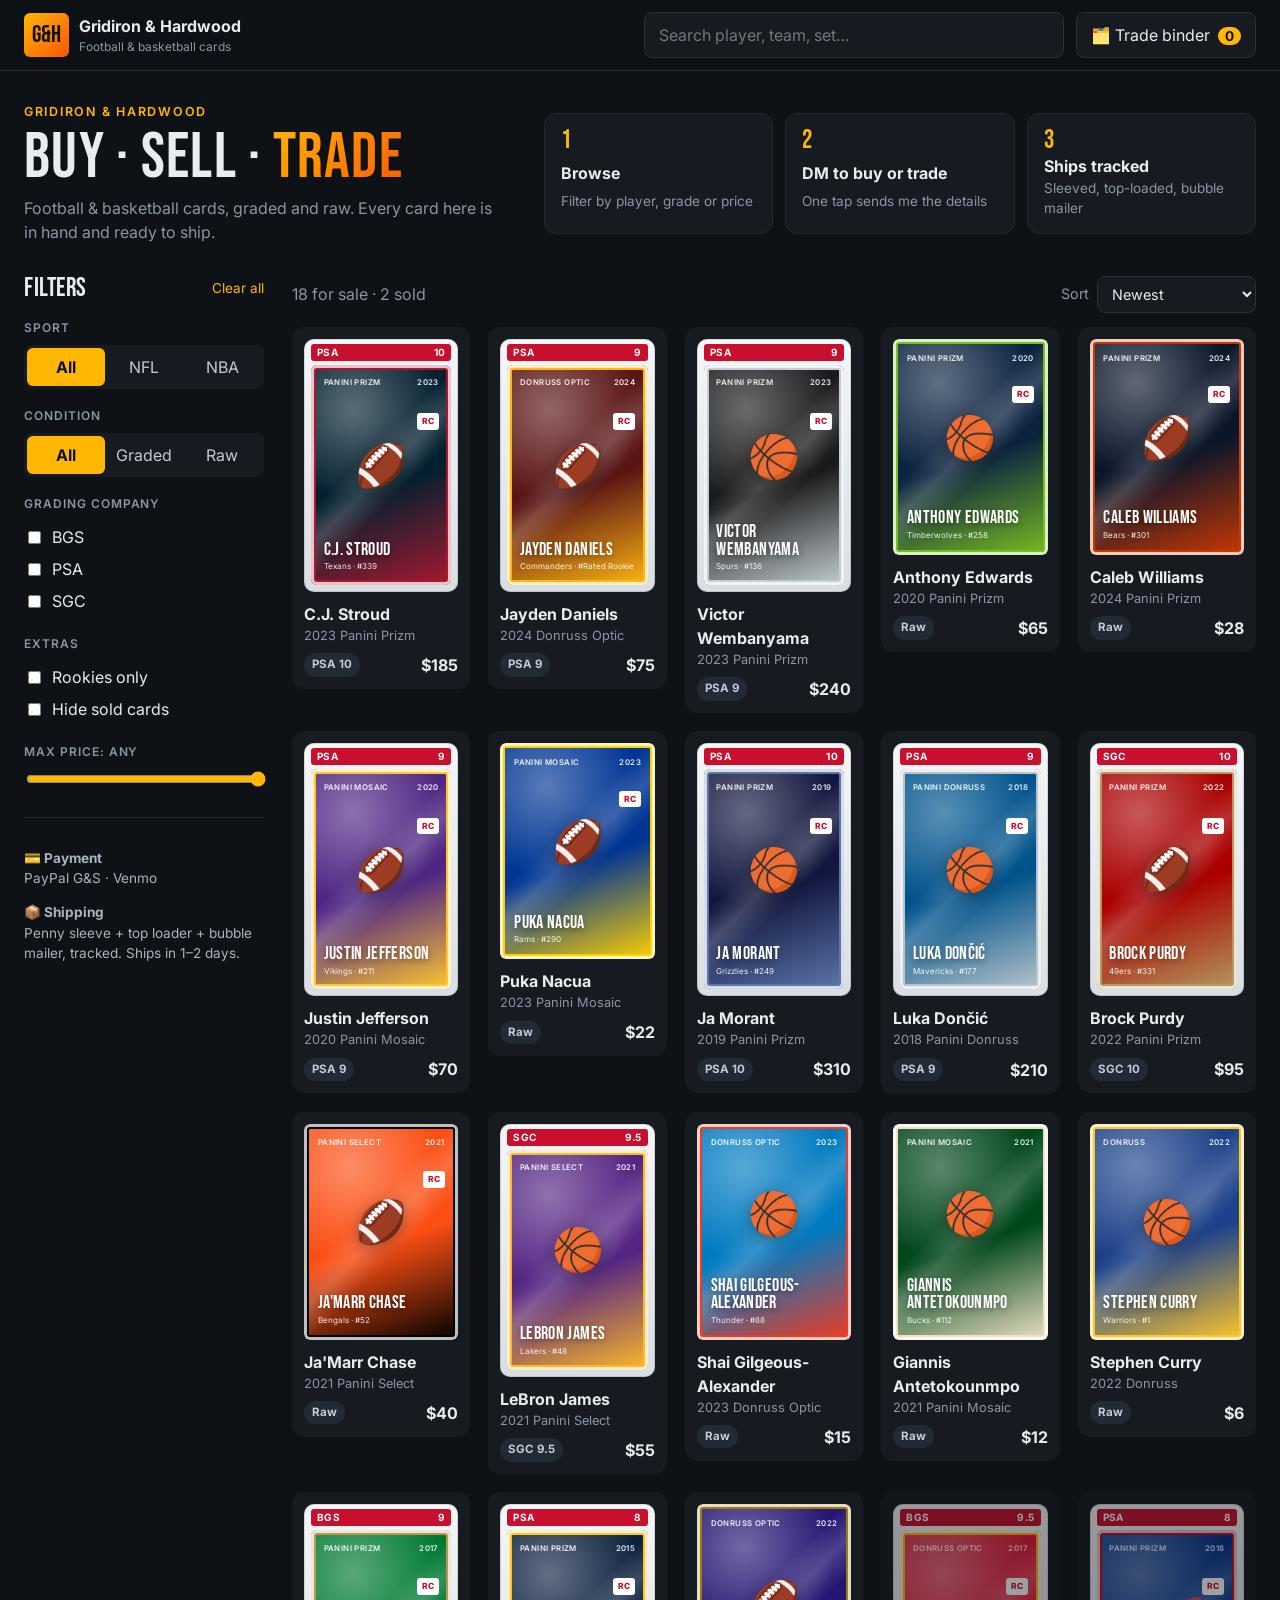
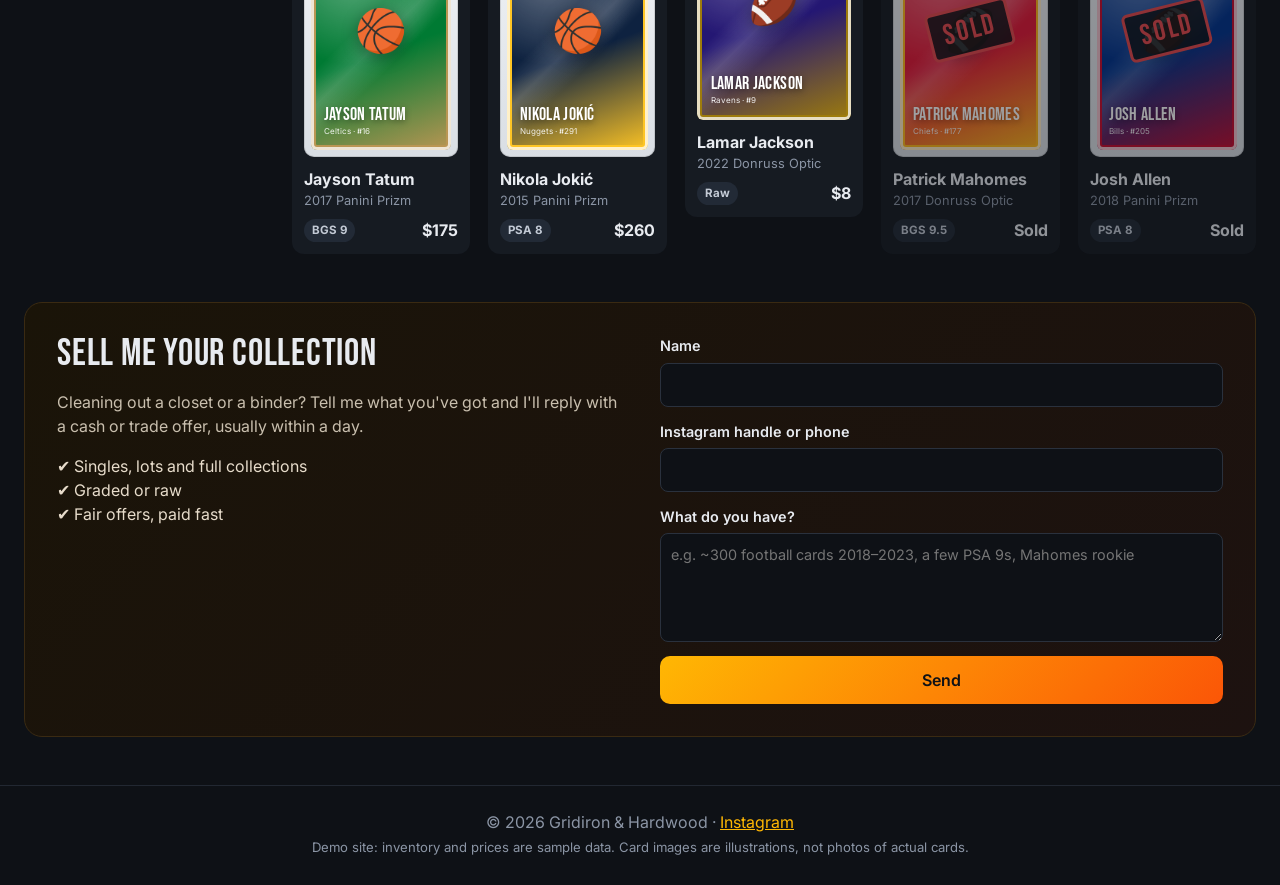
<file: index.html>
<!doctype html>
<html lang="en">
<head>
  <meta charset="utf-8">
  <meta name="viewport" content="width=device-width, initial-scale=1">
  <title>Gridiron &amp; Hardwood · Sports Cards</title>
  <meta name="description" content="Football and basketball cards. Browse graded and raw cards, DM to buy, or build a trade.">
  <link rel="preconnect" href="https://fonts.googleapis.com">
  <link rel="preconnect" href="https://fonts.gstatic.com" crossorigin>
  <link href="https://fonts.googleapis.com/css2?family=Bebas+Neue&family=Inter:wght@400;500;600;700&display=swap" rel="stylesheet">
  <link rel="stylesheet" href="styles.css">
  <link rel="icon" href="data:image/svg+xml,<svg xmlns='http://www.w3.org/2000/svg' viewBox='0 0 100 100'><text y='.9em' font-size='90'>🏈</text></svg>">
</head>
<body>

  <header class="header">
    <a class="brand" href="#top">
      <span class="logo js-initials">G&amp;H</span>
      <span><b class="js-shop">Gridiron &amp; Hardwood</b><small class="js-tagline"></small></span>
    </a>
    <input class="search" id="search" type="search" placeholder="Search player, team, set…" aria-label="Search cards">
    <button class="pill-btn filters-btn" id="open-filters" aria-controls="filters">⚙️ Filters <span class="badge" id="filter-count" hidden></span></button>
    <button class="pill-btn" id="open-binder" aria-controls="binder">🗂️ Trade binder <span class="badge" id="binder-count">0</span></button>
  </header>

  <main id="top">
    <section class="intro">
      <div>
        <p class="eyebrow js-shop">Gridiron &amp; Hardwood</p>
        <h1>Buy · Sell · <span>Trade</span></h1>
        <p>Football &amp; basketball cards, graded and raw. Every card here is in hand and ready to ship.</p>
      </div>
      <ol class="steps">
        <li><b>Browse</b><span>Filter by player, grade or price</span></li>
        <li><b>DM to buy or trade</b><span>One tap sends me the details</span></li>
        <li><b>Ships tracked</b><span>Sleeved, top-loaded, bubble mailer</span></li>
      </ol>
    </section>

    <div class="shop">
      <aside class="filters" id="filters" aria-label="Filters">
        <div class="filters-head">
          <h2>Filters</h2>
          <button class="link-btn" id="clear-filters">Clear all</button>
          <button class="close-btn" id="close-filters" aria-label="Close filters">✕</button>
        </div>

        <h3>Sport</h3>
        <div class="seg" data-key="sport"></div>
        <h3>Condition</h3>
        <div class="seg" data-key="condition"></div>
        <h3>Grading company</h3>
        <div id="grader-checks"></div>
        <h3>Extras</h3>
        <label class="check"><input type="checkbox" id="rookies"> Rookies only</label>
        <label class="check"><input type="checkbox" id="hide-sold"> Hide sold cards</label>
        <h3>Max price: <span id="max-label"></span></h3>
        <input type="range" id="max-price" min="5" step="5" aria-label="Maximum price">

        <div class="info">
          <p><b>💳 Payment</b><br><span class="js-payments"></span></p>
          <p><b>📦 Shipping</b><br><span class="js-shipping"></span></p>
        </div>
        <button class="btn primary show-results" id="show-results">Show cards</button>
      </aside>

      <section class="results" aria-label="Cards">
        <div class="toolbar">
          <span id="result-count" aria-live="polite"></span>
          <label class="sort">Sort
            <select id="sort">
              <option value="new">Newest</option>
              <option value="low">Price: low to high</option>
              <option value="high">Price: high to low</option>
            </select>
          </label>
        </div>
        <div class="grid" id="grid"></div>
      </section>
    </div>

    <section class="sell" id="sell">
      <div>
        <h2>Sell me your collection</h2>
        <p>Cleaning out a closet or a binder? Tell me what you've got and I'll reply with a cash or trade offer, usually within a day.</p>
        <ul>
          <li>✔ Singles, lots and full collections</li>
          <li>✔ Graded or raw</li>
          <li>✔ Fair offers, paid fast</li>
        </ul>
      </div>
      <form class="form-card" id="sell-form" name="sell-collection" method="POST" data-netlify="true" netlify-honeypot="bot-field">
        <input type="hidden" name="form-name" value="sell-collection">
        <p hidden><label>Leave this empty <input name="bot-field"></label></p>
        <label>Name <input type="text" name="name" required autocomplete="name"></label>
        <label>Instagram handle or phone <input type="text" name="contact" required></label>
        <label>What do you have?
          <textarea name="details" rows="4" required placeholder="e.g. ~300 football cards 2018–2023, a few PSA 9s, Mahomes rookie"></textarea>
        </label>
        <button class="btn primary" type="submit">Send</button>
        <p class="form-msg" id="sell-msg" hidden></p>
      </form>
    </section>
  </main>

  <footer class="footer">
    <p>© <span id="year"></span> <span class="js-shop">Gridiron &amp; Hardwood</span> · <a class="js-ig" href="#" target="_blank" rel="noopener">Instagram</a></p>
    <p class="small">Demo site: inventory and prices are sample data. Card images are illustrations, not photos of actual cards.</p>
  </footer>

  <div class="modal" id="modal" role="dialog" aria-modal="true" aria-labelledby="modal-title" hidden></div>

  <aside class="drawer" id="binder" aria-label="Trade binder" aria-hidden="true">
    <div class="drawer-head">
      <h2>Trade binder</h2>
      <button class="close-btn" id="close-binder" aria-label="Close trade binder">✕</button>
    </div>
    <div id="binder-body"></div>
  </aside>
  <div class="scrim" id="scrim" hidden></div>

  <div class="toast" id="toast" role="status" aria-live="polite"></div>

  <script src="script.js"></script>
</body>
</html>
</file>
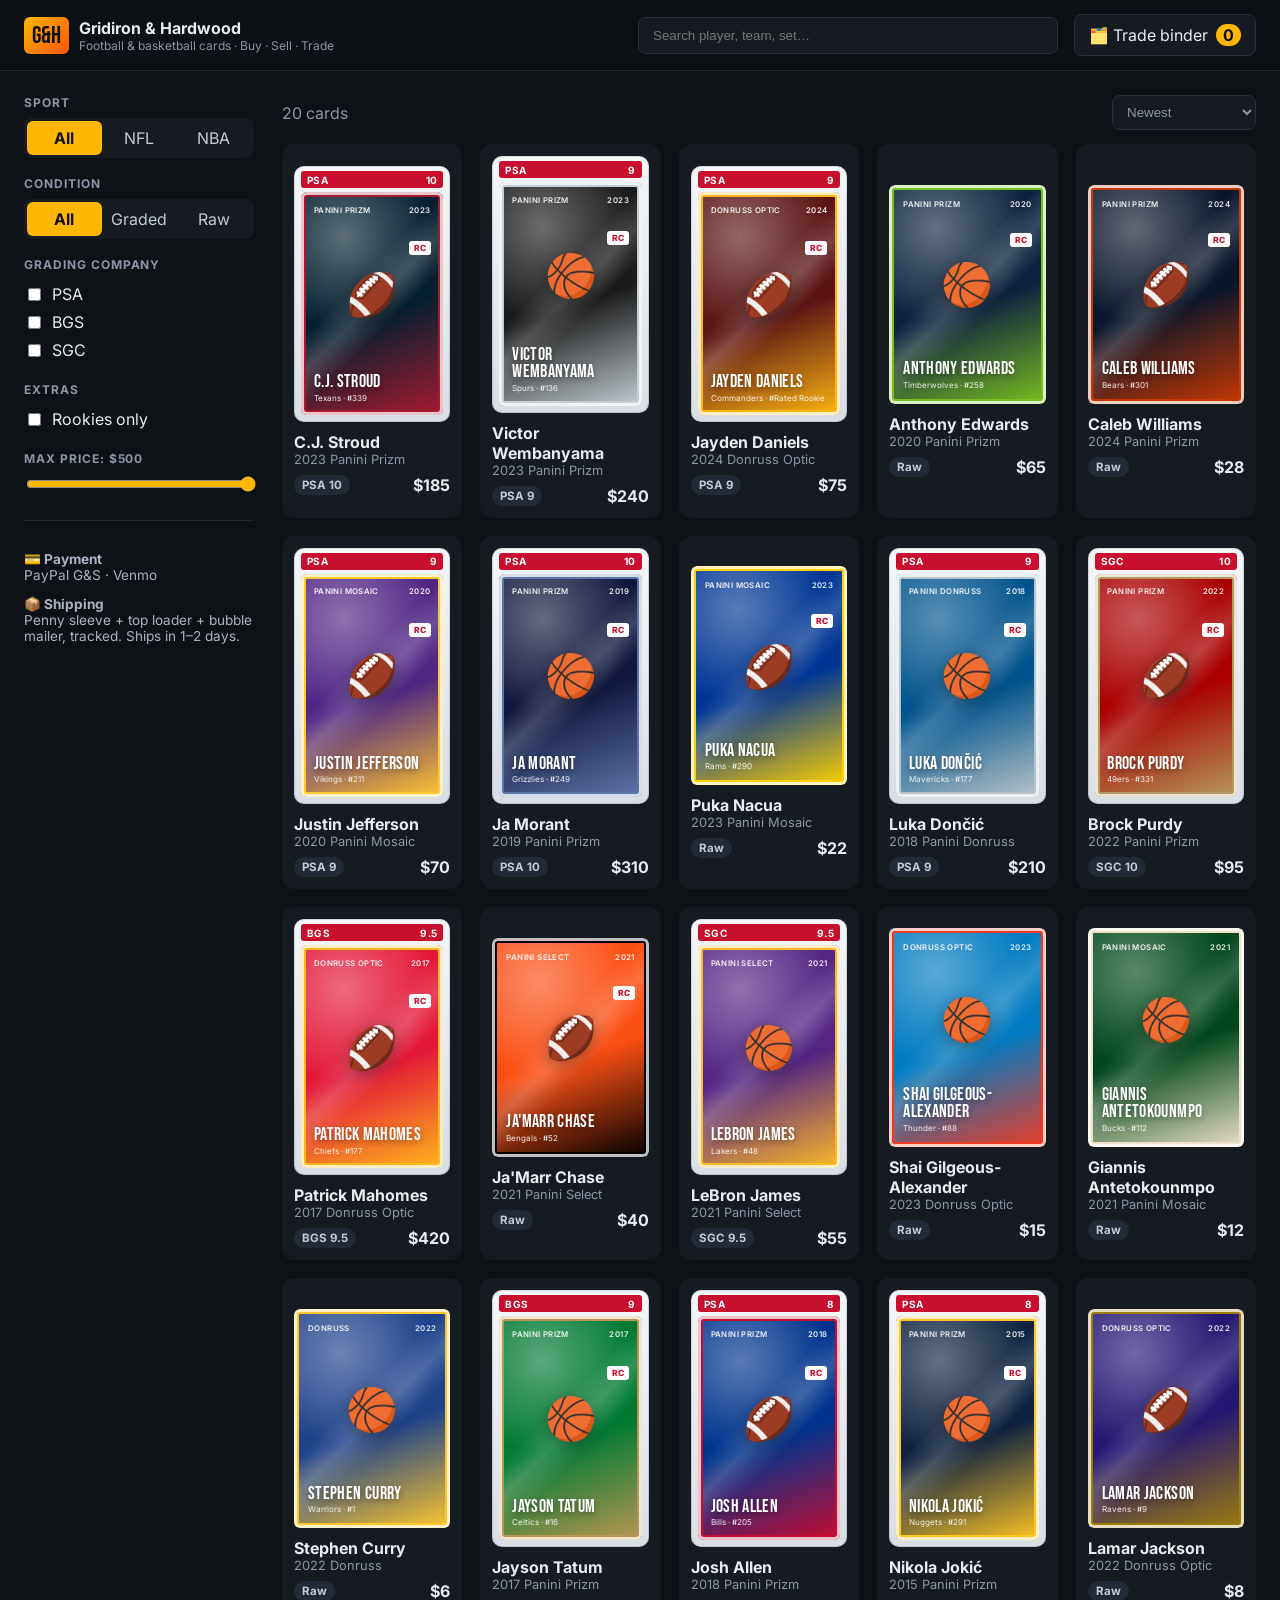
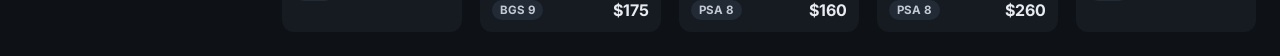
<file: prototype/index.html>
<!doctype html>
<html lang="en">
<head>
  <meta charset="utf-8">
  <meta name="viewport" content="width=device-width, initial-scale=1">
  <!-- PROTOTYPE: three layout variants of the card shop page, switchable via ?variant=A|B|C. Throwaway. -->
  <title>PROTOTYPE · Card Shop</title>
  <link rel="preconnect" href="https://fonts.googleapis.com">
  <link rel="preconnect" href="https://fonts.gstatic.com" crossorigin>
  <link href="https://fonts.googleapis.com/css2?family=Bebas+Neue&family=Inter:wght@400;500;600;700&display=swap" rel="stylesheet">
  <link rel="stylesheet" href="shared.css">
</head>
<body>
  <div id="app"></div>

  <div class="proto-bar" id="proto-bar" hidden>
    <button id="proto-prev" aria-label="Previous variant">←</button>
    <span id="proto-label"></span>
    <button id="proto-next" aria-label="Next variant">→</button>
  </div>

  <script src="data.js"></script>
  <script>
    const VARIANTS = { A: "Showroom", B: "Link-in-bio feed", C: "Trade desk" };
    const KEYS = Object.keys(VARIANTS);
    const params = new URLSearchParams(location.search);
    const current = KEYS.includes(params.get("variant")) ? params.get("variant") : "A";

    // Load this variant's stylesheet + script
    document.body.classList.add("v" + current);
    const css = document.createElement("link");
    css.rel = "stylesheet";
    css.href = `variant-${current.toLowerCase()}.css`;
    document.head.appendChild(css);
    const js = document.createElement("script");
    js.src = `variant-${current.toLowerCase()}.js`;
    document.body.appendChild(js);

    // Floating switcher: only shown on local preview, never on a deployed site
    const isLocal = ["localhost", "127.0.0.1", ""].includes(location.hostname);
    if (isLocal) {
      const bar = document.getElementById("proto-bar");
      bar.hidden = false;
      document.getElementById("proto-label").textContent = `${current} (${VARIANTS[current]})`;
      const go = (step) => {
        const i = (KEYS.indexOf(current) + step + KEYS.length) % KEYS.length;
        params.set("variant", KEYS[i]);
        location.search = params.toString();
      };
      document.getElementById("proto-prev").onclick = () => go(-1);
      document.getElementById("proto-next").onclick = () => go(1);
      document.addEventListener("keydown", (e) => {
        const el = document.activeElement;
        if (el && (el.matches("input, textarea, select, [contenteditable]"))) return;
        if (e.key === "ArrowLeft") go(-1);
        if (e.key === "ArrowRight") go(1);
      });
    }
  </script>
</body>
</html>
</file>
<file: styles.css>
:root {
  --bg: #0e1116;
  --panel: #161b22;
  --panel-2: #1d232d;
  --line: #2a313d;
  --text: #e8ebf0;
  --muted: #8b95a5;
  --gold: #ffb703;
  --orange: #fb5607;
  --red: #e5484d;
  --green: #3fb950;
  --radius: 12px;
  --display: "Bebas Neue", Impact, sans-serif;
  --sans: "Inter", system-ui, -apple-system, Segoe UI, sans-serif;
}

* { box-sizing: border-box; }
html { scroll-behavior: smooth; scroll-padding-top: 80px; }
body { margin: 0; font-family: var(--sans); background: var(--bg); color: var(--text); line-height: 1.5; }
body.locked { overflow: hidden; }
a { color: var(--gold); }
button { font: inherit; }
h1, h2 { font-family: var(--display); font-weight: 400; letter-spacing: .02em; line-height: 1; }

/* ---------- Buttons ---------- */
.btn { display: block; width: 100%; padding: 12px; border-radius: 10px; border: 1px solid var(--line); background: var(--panel-2); color: var(--text); font-weight: 600; cursor: pointer; text-align: center; }
.btn.primary { background: linear-gradient(135deg, var(--gold), var(--orange)); color: var(--bg); border: 0; }
.btn:disabled { opacity: .5; cursor: not-allowed; }
.pill-btn { padding: 10px 14px; border-radius: 8px; border: 1px solid var(--line); background: var(--panel); color: var(--text); cursor: pointer; white-space: nowrap; }
.badge { background: var(--gold); color: var(--bg); border-radius: 999px; padding: 1px 7px; font-weight: 700; margin-left: 4px; font-size: .85em; }
.link-btn { border: 0; background: none; color: var(--gold); cursor: pointer; padding: 0; font-size: .85rem; }
.close-btn { border: 0; background: var(--panel-2); color: var(--text); width: 34px; height: 34px; border-radius: 50%; cursor: pointer; flex: none; }
:focus-visible { outline: 2px solid var(--gold); outline-offset: 2px; }

/* ---------- Header ---------- */
.header { position: sticky; top: 0; z-index: 30; display: flex; gap: 12px; align-items: center; padding: 12px 24px; background: rgba(14,17,22,.95); border-bottom: 1px solid #222832; backdrop-filter: blur(8px); }
.brand { display: flex; gap: 10px; align-items: center; color: var(--text); text-decoration: none; margin-right: auto; }
.brand small { display: block; color: var(--muted); font-size: .75rem; }
.logo { font-family: var(--display); font-size: 1.5rem; background: linear-gradient(135deg, var(--gold), var(--orange)); color: var(--bg); padding: 4px 8px; border-radius: 6px; }
.search { flex: 1; max-width: 420px; padding: 10px 14px; border-radius: 8px; border: 1px solid var(--line); background: var(--panel); color: var(--text); font: inherit; }
.filters-btn { display: none; }

/* ---------- Intro ---------- */
.intro { max-width: 1280px; margin: 0 auto; padding: 32px 24px 8px; display: grid; grid-template-columns: auto 1fr; gap: 40px; align-items: center; }
.intro .eyebrow { margin: 0 0 4px; color: var(--gold); font-size: .78rem; font-weight: 600; text-transform: uppercase; letter-spacing: .14em; }
.intro h1 { font-size: clamp(2.6rem, 6vw, 4rem); margin: 0; }
.intro h1 span { background: linear-gradient(135deg, var(--gold), var(--orange)); -webkit-background-clip: text; background-clip: text; color: transparent; }
.intro p { margin: 6px 0 0; color: var(--muted); max-width: 30em; }
.steps { list-style: none; counter-reset: s; margin: 0; padding: 0; display: grid; grid-template-columns: repeat(3, 1fr); gap: 12px; }
.steps li { counter-increment: s; background: var(--panel); border: 1px solid #222832; border-radius: var(--radius); padding: 14px 16px; display: grid; }
.steps li::before { content: counter(s); font-family: var(--display); font-size: 1.6rem; color: var(--gold); line-height: 1; }
.steps span { color: var(--muted); font-size: .85rem; }

/* ---------- Shop layout ---------- */
.shop { display: grid; grid-template-columns: 240px 1fr; gap: 28px; padding: 24px; max-width: 1280px; margin: 0 auto; }
.filters { align-self: start; position: sticky; top: 84px; }
.filters-head { display: flex; align-items: center; gap: 12px; }
.filters-head h2 { font-size: 1.6rem; margin: 0 auto 0 0; }
.filters-head .close-btn, .show-results { display: none; }
.filters h3 { margin: 18px 0 8px; font-size: .75rem; text-transform: uppercase; letter-spacing: .08em; color: var(--muted); font-weight: 600; }
.seg { display: flex; background: var(--panel); border-radius: 8px; padding: 3px; }
.seg button { flex: 1; border: 0; background: none; color: #c3cad5; padding: 7px; border-radius: 6px; cursor: pointer; }
.seg button[aria-pressed="true"] { background: var(--gold); color: var(--bg); font-weight: 700; }
.check { display: flex; gap: 8px; align-items: center; padding: 4px 0; cursor: pointer; }
.check input, .filters input[type="range"] { accent-color: var(--gold); }
.filters input[type="range"] { width: 100%; }
.info { margin-top: 24px; padding-top: 16px; border-top: 1px solid #222832; font-size: .85rem; color: #aab3c0; }

.toolbar { display: flex; justify-content: space-between; align-items: center; margin-bottom: 14px; color: var(--muted); }
.sort { display: flex; gap: 8px; align-items: center; font-size: .9rem; }
.sort select { background: var(--panel); color: var(--text); border: 1px solid var(--line); border-radius: 8px; padding: 8px 10px; font: inherit; }
.grid { display: grid; grid-template-columns: repeat(auto-fill, minmax(170px, 1fr)); gap: 18px; align-items: start; }
.empty { color: var(--muted); grid-column: 1 / -1; }

.tile { position: relative; text-align: left; border: 0; padding: 12px; background: var(--panel); border-radius: var(--radius); color: var(--text); cursor: pointer; transition: transform .15s, box-shadow .15s; width: 100%; }
.tile:hover { transform: translateY(-4px) rotate(-.6deg); box-shadow: 0 14px 30px rgba(0,0,0,.45); }
.tile.sold { opacity: .6; }
.tile.sold:hover { transform: none; box-shadow: none; }
.sold-stamp { position: absolute; top: 38%; left: 50%; transform: translate(-50%, -50%) rotate(-14deg); border: 3px solid var(--red); color: var(--red); background: rgba(14,17,22,.85); font-family: var(--display); font-size: 1.8rem; padding: 0 12px; border-radius: 6px; letter-spacing: .08em; }
.tile-info { margin-top: 10px; }
.tile-name { font-weight: 700; }
.tile-meta { font-size: .8rem; color: var(--muted); }
.tile-foot { display: flex; justify-content: space-between; align-items: center; margin-top: 8px; }
.chip { font-size: .72rem; font-weight: 700; background: #222a36; color: #c3cad5; padding: 3px 8px; border-radius: 999px; }
.chip.rc { background: #3b1d1d; color: #ff8a8a; }

/* ---------- Card art (drawn with CSS, no real card photos) ---------- */
.art { position: relative; aspect-ratio: 5 / 7; width: 100%; border-radius: 8px; }
.art.graded { padding: 26px 7px 7px; background: linear-gradient(180deg, #f4f6f8, #d9dee4); border-radius: 10px; box-shadow: inset 0 0 0 1px rgba(0,0,0,.12); aspect-ratio: 5 / 8.2; }
.art-label { position: absolute; top: 5px; left: 7px; right: 7px; height: 17px; border-radius: 3px; background: #c8102e; color: #fff; font-size: 10px; display: flex; justify-content: space-between; align-items: center; padding: 0 6px; letter-spacing: .04em; }
.art-label span { font-weight: 700; }
.art-face {
  position: relative; height: 100%; border-radius: 6px; overflow: hidden; color: #fff; padding: 9%;
  display: flex; flex-direction: column;
  background:
    radial-gradient(circle at 30% 20%, rgba(255,255,255,.35), transparent 45%),
    linear-gradient(135deg, transparent 40%, rgba(255,255,255,.18) 50%, transparent 60%),
    linear-gradient(160deg, var(--c1) 0%, var(--c1) 55%, var(--c2) 100%);
  box-shadow: inset 0 0 0 3px rgba(255,255,255,.75), inset 0 0 0 5px var(--c2);
}
.art-top { display: flex; justify-content: space-between; font-size: .6em; font-weight: 600; opacity: .9; text-transform: uppercase; letter-spacing: .05em; }
.art-ball { flex: 1; display: grid; place-items: center; font-size: 3.2em; filter: drop-shadow(0 4px 8px rgba(0,0,0,.35)); }
.art-rc { position: absolute; right: 9%; top: 22%; background: #fff; color: #c8102e; font-weight: 800; font-size: .65em; padding: 2px 5px; border-radius: 3px; }
.art-name { font-family: var(--display); font-size: 1.35em; line-height: 1; letter-spacing: .02em; text-shadow: 0 2px 6px rgba(0,0,0,.4); }
.art-team { font-size: .62em; opacity: .9; margin-top: 2px; }
.art-sm { font-size: 9px; }
.art-md { font-size: 13px; }
.art-lg { font-size: 20px; }

/* Real photo from the sheet sits on top of the drawn card (which shows if the photo fails) */
.photo-wrap { position: relative; }
.card-photo { position: absolute; inset: 0; width: 100%; height: 100%; object-fit: contain; background: #0b0e12; border-radius: 8px; }

/* ---------- Modal ---------- */
.modal { position: fixed; inset: 0; z-index: 50; background: rgba(0,0,0,.7); display: grid; place-items: center; padding: 16px; }
.modal[hidden] { display: none; }
.modal-card { position: relative; display: grid; grid-template-columns: 260px 1fr; gap: 28px; background: var(--panel); border-radius: 16px; padding: 28px; max-width: 720px; width: 100%; max-height: 90vh; overflow: auto; }
.modal-card .close-btn { position: absolute; top: 12px; right: 12px; }
.modal-info h2 { font-size: 2.4rem; margin: 10px 0 0; }
.muted { color: var(--muted); }
.small { font-size: .82rem; }
.price { font-size: 2rem; font-weight: 700; color: var(--gold); margin: 10px 0 16px; }
.price.is-sold { color: var(--red); }
.notes { background: var(--panel-2); border-left: 3px solid var(--gold); padding: 8px 12px; border-radius: 6px; font-size: .9rem; margin: 10px 0 0; white-space: pre-line; }
.modal-info .btn { margin-bottom: 10px; }

/* ---------- Drawer + scrim ---------- */
.drawer { position: fixed; top: 0; right: 0; bottom: 0; width: min(380px, 100%); z-index: 60; background: var(--panel); border-left: 1px solid var(--line); padding: 20px; transform: translateX(100%); transition: transform .25s; overflow: auto; visibility: hidden; }
.drawer.open { transform: none; visibility: visible; box-shadow: -20px 0 40px rgba(0,0,0,.5); }
.drawer-head { display: flex; justify-content: space-between; align-items: center; }
.drawer-head h2 { font-size: 1.8rem; margin: 0; }
.scrim { position: fixed; inset: 0; z-index: 40; background: rgba(0,0,0,.55); }
.binder-list { list-style: none; padding: 0; margin: 16px 0 12px; display: grid; gap: 10px; }
.binder-list li { display: grid; grid-template-columns: 54px 1fr auto; gap: 12px; align-items: center; background: var(--panel-2); border-radius: 10px; padding: 8px; }
.binder-list button { border: 0; background: none; color: var(--muted); cursor: pointer; font-size: 1rem; }
.binder-total { text-align: right; }
.offer { display: grid; gap: 6px; margin-bottom: 12px; font-weight: 600; }
.offer textarea, .form-card input, .form-card textarea { background: var(--bg); color: var(--text); border: 1px solid var(--line); border-radius: 8px; padding: 10px; font: inherit; font-weight: 400; width: 100%; }

/* ---------- Sell section ---------- */
.sell { max-width: 1232px; margin: 24px auto 48px; padding: 32px; display: grid; grid-template-columns: 1fr 1fr; gap: 40px; align-items: start; background: linear-gradient(135deg, #1a1408, #1d1210); border: 1px solid #3a2a12; border-radius: 18px; }
.sell h2 { font-size: 2.4rem; margin: 0 0 8px; }
.sell p { color: #c9bfae; }
.sell ul { list-style: none; padding: 0; color: #e7dccb; }
.form-card { display: grid; gap: 14px; }
.form-card label { display: grid; gap: 6px; font-weight: 600; font-size: .9rem; }
.form-msg { margin: 0; padding: 10px 12px; border-radius: 8px; background: #12301b; color: #7ee2a0; }
.form-msg.error { background: #3b1d1d; color: #ff8a8a; }

/* ---------- Footer + toast ---------- */
.footer { border-top: 1px solid #222832; padding: 24px; text-align: center; color: var(--muted); }
.footer p { margin: 0 0 4px; }
.toast { position: fixed; left: 50%; bottom: 24px; transform: translate(-50%, 20px); opacity: 0; background: #fff; color: #111; padding: 12px 18px; border-radius: 10px; font-size: .9rem; max-width: calc(100% - 32px); text-align: center; z-index: 100; transition: .25s; pointer-events: none; }
.toast.show { opacity: 1; transform: translate(-50%, 0); }

/* ---------- Tablet & phone ---------- */
@media (max-width: 860px) {
  .header { flex-wrap: wrap; padding: 10px 16px; }
  .search { order: 3; max-width: none; flex-basis: 100%; }
  .filters-btn { display: inline-block; }
  .brand small { display: none; }
  .intro { grid-template-columns: 1fr; gap: 16px; padding: 24px 16px 0; }
  .steps { grid-template-columns: 1fr; }
  .steps li { grid-template-columns: 34px 1fr; column-gap: 8px; }
  .steps li::before { grid-row: span 2; }
  .shop { grid-template-columns: 1fr; padding: 16px; }

  /* Filters become a slide-in sheet */
  .filters { position: fixed; inset: 0 auto 0 0; top: 0; width: min(340px, 88%); z-index: 60; background: var(--panel); padding: 20px; overflow: auto; transform: translateX(-100%); transition: transform .25s; visibility: hidden; }
  .filters.open { transform: none; visibility: visible; box-shadow: 20px 0 40px rgba(0,0,0,.5); }
  .filters-head .close-btn, .show-results { display: block; }
  .show-results { margin-top: 20px; }

  .grid { grid-template-columns: repeat(2, 1fr); gap: 12px; }
  .tile { padding: 8px; }
  .modal-card { grid-template-columns: 1fr; padding: 22px; }
  .modal-art { max-width: 200px; margin: 0 auto; }
  .sell { grid-template-columns: 1fr; margin: 16px; padding: 22px; gap: 16px; }
}
@media (max-width: 520px) {
  .brand > span:last-child { display: none; } /* logo only; shop name shows in the intro */
}
@media (max-width: 380px) {
  .pill-btn { padding: 8px 10px; font-size: .85rem; }
}
</file>
<file: prototype/shared.css>
/* PROTOTYPE: shared styles (card art, toast, switcher). Throwaway. */
* { box-sizing: border-box; }
body { margin: 0; font-family: "Inter", system-ui, -apple-system, Segoe UI, sans-serif; }
button { font: inherit; }

/* ---------- Card art (drawn with CSS) ---------- */
.art { position: relative; aspect-ratio: 5 / 7; width: 100%; border-radius: 8px; }
.art.is-graded { padding: 26px 7px 7px; background: linear-gradient(180deg, #f4f6f8, #d9dee4); border-radius: 10px; box-shadow: inset 0 0 0 1px rgba(0,0,0,.12); aspect-ratio: 5 / 8.2; }
.art-slab { position: absolute; top: 5px; left: 7px; right: 7px; height: 17px; border-radius: 3px; background: #c8102e; color: #fff; font-size: 10px; display: flex; justify-content: space-between; align-items: center; padding: 0 6px; letter-spacing: .04em; }
.art-slab span { font-weight: 700; }
.art-face {
  position: relative; height: 100%; border-radius: 6px; overflow: hidden; color: #fff;
  background:
    radial-gradient(circle at 30% 20%, rgba(255,255,255,.35), transparent 45%),
    linear-gradient(135deg, transparent 40%, rgba(255,255,255,.18) 50%, transparent 60%),
    linear-gradient(160deg, var(--c1) 0%, var(--c1) 55%, var(--c2) 100%);
  box-shadow: inset 0 0 0 3px rgba(255,255,255,.75), inset 0 0 0 5px var(--c2);
  display: flex; flex-direction: column; padding: 9%;
}
.art-top { display: flex; justify-content: space-between; font-size: .6em; font-weight: 600; opacity: .9; text-transform: uppercase; letter-spacing: .05em; }
.art-silhouette { flex: 1; display: grid; place-items: center; font-size: 3.2em; filter: drop-shadow(0 4px 8px rgba(0,0,0,.35)); }
.art-rc { position: absolute; right: 9%; top: 22%; background: #fff; color: #c8102e; font-weight: 800; font-size: .65em; padding: 2px 5px; border-radius: 3px; }
.art-name { font-family: "Bebas Neue", Impact, sans-serif; font-size: 1.35em; line-height: 1; letter-spacing: .02em; text-shadow: 0 2px 6px rgba(0,0,0,.4); }
.art-team { font-size: .62em; opacity: .9; margin-top: 2px; }
.art-sm { font-size: 9px; }
.art-md { font-size: 13px; }
.art-lg { font-size: 20px; }

/* ---------- Toast ---------- */
.proto-toast {
  position: fixed; left: 50%; bottom: 80px; transform: translate(-50%, 20px); opacity: 0;
  background: #111; color: #fff; padding: 12px 18px; border-radius: 10px; font-size: .9rem;
  max-width: calc(100% - 32px); text-align: center; z-index: 1000; transition: .25s; pointer-events: none;
}
.proto-toast.show { opacity: 1; transform: translate(-50%, 0); }

/* ---------- Prototype switcher (not part of the design) ---------- */
.proto-bar {
  position: fixed; left: 50%; bottom: 16px; transform: translateX(-50%); z-index: 2000;
  display: flex; align-items: center; gap: 4px;
  background: #ff2bd6; color: #fff; border-radius: 999px; padding: 4px;
  box-shadow: 0 6px 20px rgba(0,0,0,.35); font: 600 13px/1 "Inter", sans-serif;
}
.proto-bar[hidden] { display: none; }
.proto-bar span { padding: 0 10px; white-space: nowrap; }
.proto-bar button { width: 30px; height: 30px; border-radius: 50%; border: 0; background: rgba(255,255,255,.2); color: #fff; cursor: pointer; }
.proto-bar button:hover { background: rgba(255,255,255,.35); }
</file>
